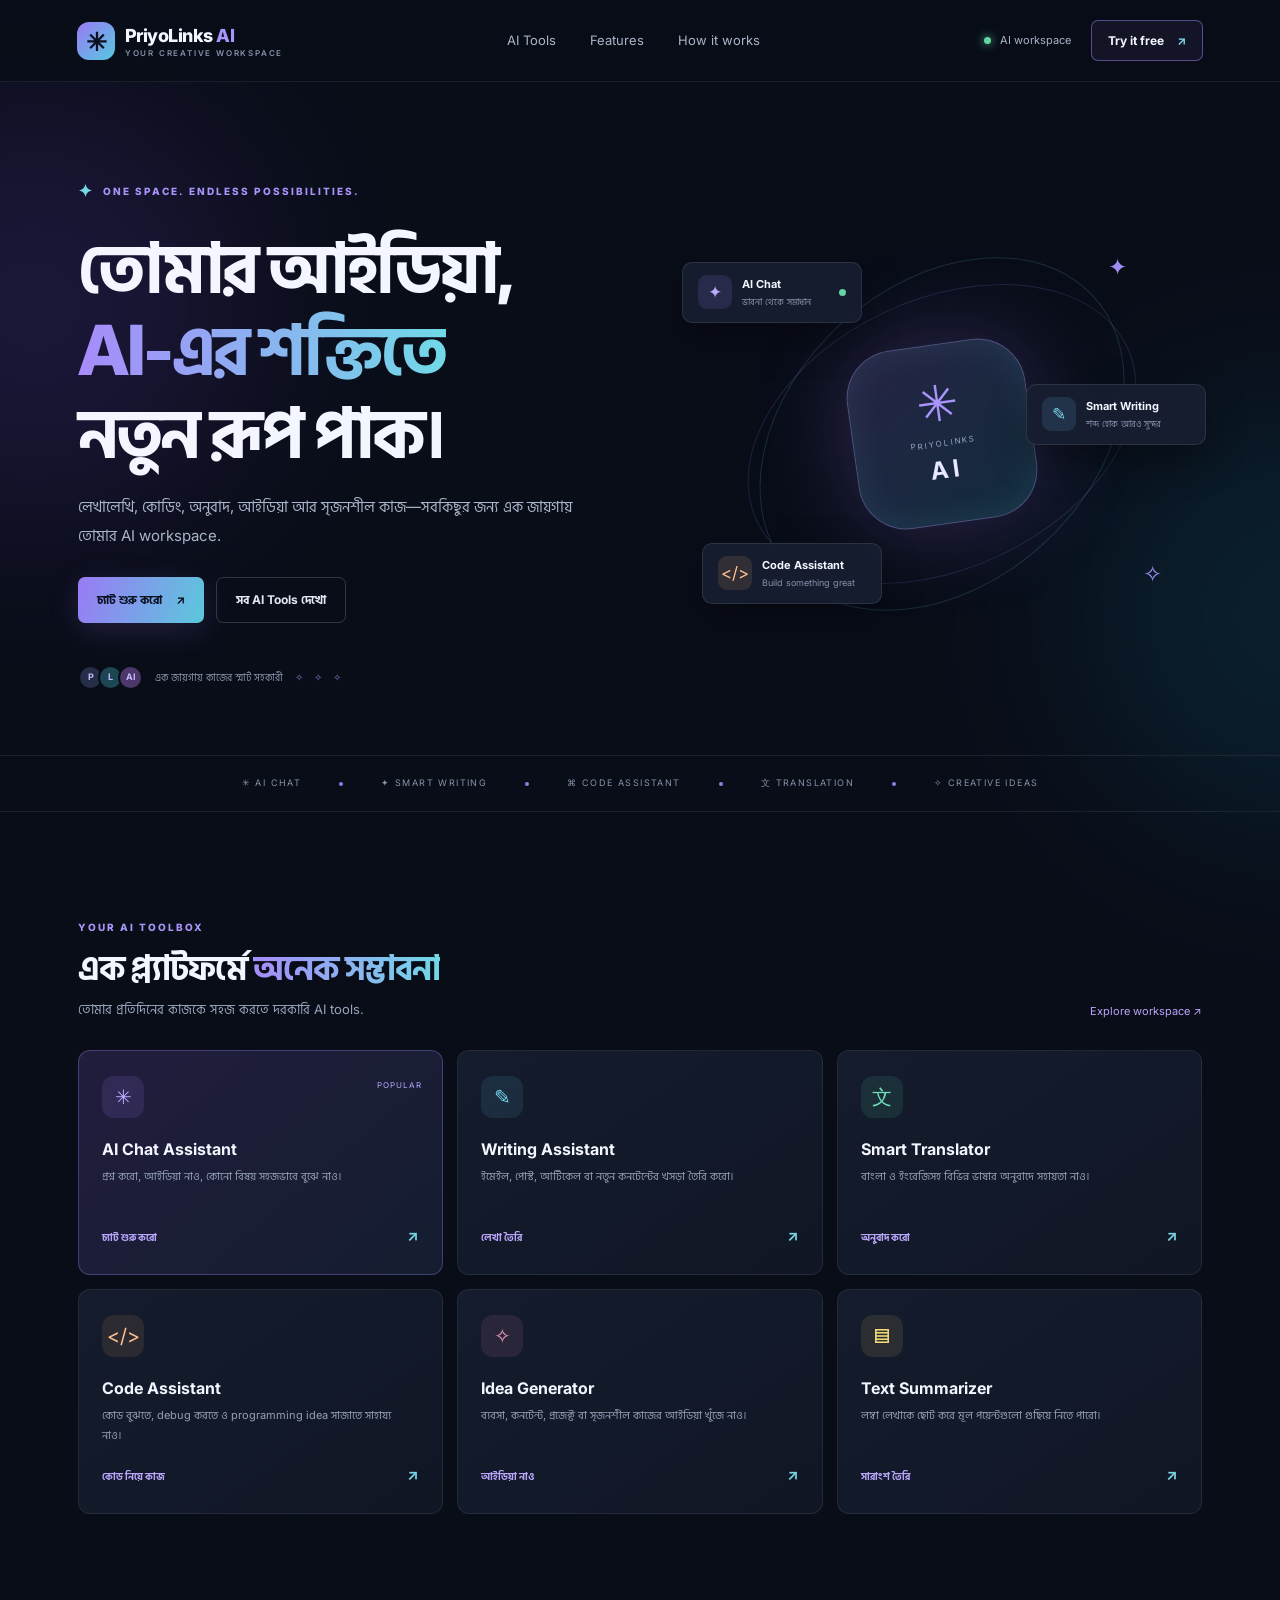
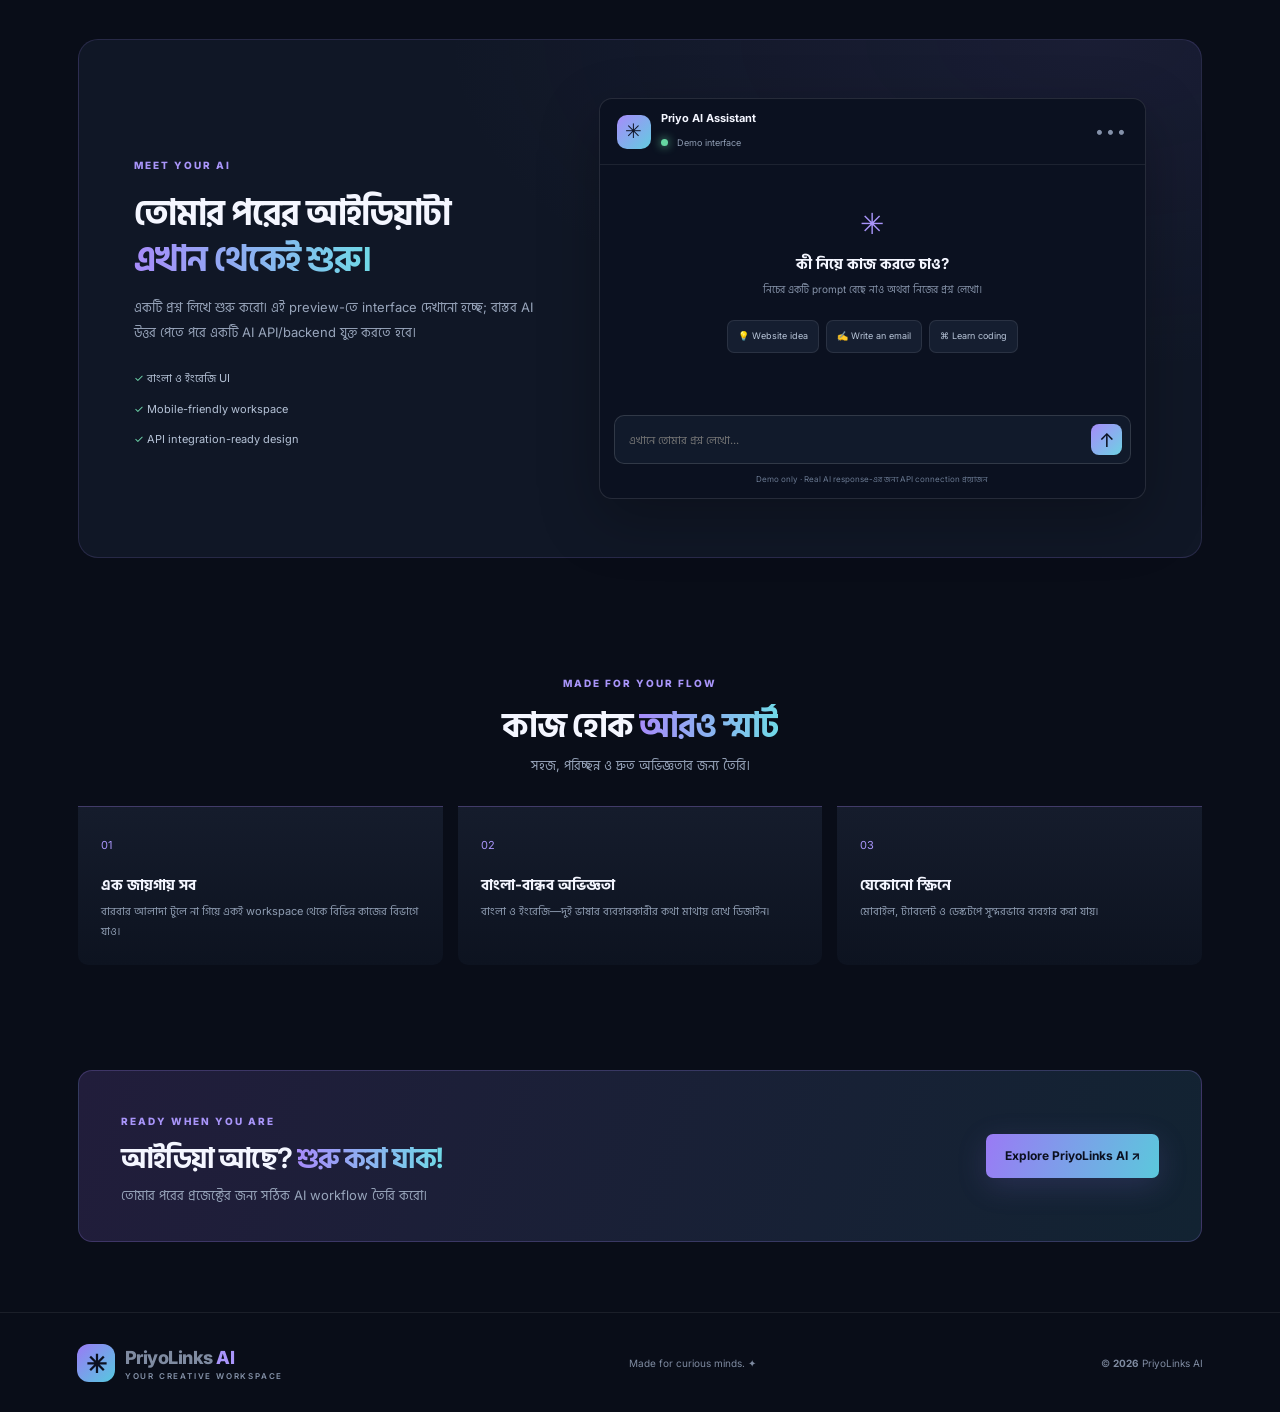
<file: index.html>
<!doctype html>
<html lang="bn">
<head>
<meta charset="utf-8"><meta name="viewport" content="width=device-width,initial-scale=1">
<meta name="theme-color" content="#090d18">
<meta name="description" content="PriyoLinks AI — chat, writing, coding and creative AI tools in one modern workspace.">
<title>PriyoLinks AI — Your creative AI workspace</title>
<link rel="preconnect" href="https://fonts.googleapis.com"><link rel="preconnect" href="https://fonts.gstatic.com" crossorigin>
<link href="https://fonts.googleapis.com/css2?family=Hind+Siliguri:wght@400;500;600;700&family=Inter:wght@400;500;600;700;800&display=swap" rel="stylesheet">
<link rel="stylesheet" href="styles.css">
</head>
<body>
<div class="ambient ambient-a"></div><div class="ambient ambient-b"></div>
<header class="topbar"><a class="brand" href="#home"><span class="brand-icon">✳</span><span>PriyoLinks<span class="brand-ai"> AI</span><small>YOUR CREATIVE WORKSPACE</small></span></a>
<nav id="nav"><a href="#tools">AI Tools</a><a href="#features">Features</a><a href="#how">How it works</a></nav>
<div class="top-actions"><span class="status"><i></i> AI workspace</span><a class="top-cta" href="#chat">Try it free <span>↗</span></a><button class="menu" id="menu" aria-label="Open menu">☰</button></div></header>
<main id="home">
<section class="hero"><div class="hero-copy"><div class="eyebrow"><span>✦</span> ONE SPACE. ENDLESS POSSIBILITIES.</div><h1>তোমার আইডিয়া,<br><span>AI-এর শক্তিতে</span><br>নতুন রূপ পাক।</h1><p>লেখালেখি, কোডিং, অনুবাদ, আইডিয়া আর সৃজনশীল কাজ—সবকিছুর জন্য এক জায়গায় তোমার AI workspace.</p><div class="hero-buttons"><a class="btn primary" href="#chat">চ্যাট শুরু করো <span>↗</span></a><a class="btn secondary" href="#tools">সব AI Tools দেখো</a></div><div class="trust"><div class="avatars"><b>P</b><b>L</b><b>AI</b></div><span>এক জায়গায় কাজের স্মার্ট সহকারী</span><span class="sparkle">✧ ✧ ✧</span></div></div>
<div class="hero-visual"><div class="orbit orbit-one"></div><div class="orbit orbit-two"></div><div class="core"><span>✳</span><small>PRIYOLINKS</small><b>AI</b></div><div class="float-card card-chat"><span class="mini-icon purple">✦</span><div><b>AI Chat</b><small>ভাবনা থেকে সমাধান</small></div><span class="live-dot"></span></div><div class="float-card card-write"><span class="mini-icon blue">✎</span><div><b>Smart Writing</b><small>শব্দ হোক আরও সুন্দর</small></div></div><div class="float-card card-code"><span class="mini-icon orange">&lt;/&gt;</span><div><b>Code Assistant</b><small>Build something great</small></div></div><div class="tiny-star star-a">✦</div><div class="tiny-star star-b">✧</div></div></section>
<div class="ticker"><span>✳ AI CHAT</span><i></i><span>✦ SMART WRITING</span><i></i><span>⌘ CODE ASSISTANT</span><i></i><span>文 TRANSLATION</span><i></i><span>✧ CREATIVE IDEAS</span></div>
<section class="section" id="tools"><div class="section-head"><div><span class="kicker">YOUR AI TOOLBOX</span><h2>এক প্ল্যাটফর্মে <em>অনেক সম্ভাবনা</em></h2><p>তোমার প্রতিদিনের কাজকে সহজ করতে দরকারি AI tools.</p></div><a class="text-link" href="#chat">Explore workspace ↗</a></div>
<div class="tool-grid">
<button class="tool-card featured" data-tool="chat"><span class="tool-icon violet">✳</span><span class="tool-tag">POPULAR</span><h3>AI Chat Assistant</h3><p>প্রশ্ন করো, আইডিয়া নাও, কোনো বিষয় সহজভাবে বুঝে নাও।</p><span class="tool-go">চ্যাট শুরু করো <b>↗</b></span></button>
<button class="tool-card" data-tool="write"><span class="tool-icon blue">✎</span><h3>Writing Assistant</h3><p>ইমেইল, পোস্ট, আর্টিকেল বা নতুন কনটেন্টের খসড়া তৈরি করো।</p><span class="tool-go">লেখা তৈরি <b>↗</b></span></button>
<button class="tool-card" data-tool="translate"><span class="tool-icon mint">文</span><h3>Smart Translator</h3><p>বাংলা ও ইংরেজিসহ বিভিন্ন ভাষার অনুবাদে সহায়তা নাও।</p><span class="tool-go">অনুবাদ করো <b>↗</b></span></button>
<button class="tool-card" data-tool="code"><span class="tool-icon orange">&lt;/&gt;</span><h3>Code Assistant</h3><p>কোড বুঝতে, debug করতে ও programming idea সাজাতে সাহায্য নাও।</p><span class="tool-go">কোড নিয়ে কাজ <b>↗</b></span></button>
<button class="tool-card" data-tool="ideas"><span class="tool-icon pink">✧</span><h3>Idea Generator</h3><p>ব্যবসা, কনটেন্ট, প্রজেক্ট বা সৃজনশীল কাজের আইডিয়া খুঁজে নাও।</p><span class="tool-go">আইডিয়া নাও <b>↗</b></span></button>
<button class="tool-card" data-tool="summarize"><span class="tool-icon yellow">▤</span><h3>Text Summarizer</h3><p>লম্বা লেখাকে ছোট করে মূল পয়েন্টগুলো গুছিয়ে নিতে পারো।</p><span class="tool-go">সারাংশ তৈরি <b>↗</b></span></button>
</div></section>
<section class="workspace" id="chat"><div class="workspace-info"><span class="kicker">MEET YOUR AI</span><h2>তোমার পরের আইডিয়াটা<br><em>এখান থেকেই শুরু।</em></h2><p>একটি প্রশ্ন লিখে শুরু করো। এই preview-তে interface দেখানো হচ্ছে; বাস্তব AI উত্তর পেতে পরে একটি AI API/backend যুক্ত করতে হবে।</p><div class="workspace-points"><span>✓ বাংলা ও ইংরেজি UI</span><span>✓ Mobile-friendly workspace</span><span>✓ API integration-ready design</span></div></div>
<div class="chat-window"><div class="chat-head"><div class="bot-avatar">✳</div><div><b>Priyo AI Assistant</b><small><i></i> Demo interface</small></div><span class="chat-menu">•••</span></div><div class="chat-body" id="chatBody"><div class="welcome"><span>✳</span><h3>কী নিয়ে কাজ করতে চাও?</h3><p>নিচের একটি prompt বেছে নাও অথবা নিজের প্রশ্ন লেখো।</p></div><div class="suggestions"><button data-prompt="আমার জন্য একটি creative website-এর আইডিয়া দাও।">💡 Website idea</button><button data-prompt="একটি professional email-এর খসড়া লিখে দাও।">✍️ Write an email</button><button data-prompt="HTML ও CSS শেখার beginner roadmap দাও।">⌘ Learn coding</button></div></div><form class="chat-input" id="chatForm"><textarea id="prompt" rows="1" placeholder="এখানে তোমার প্রশ্ন লেখো..." aria-label="Your message"></textarea><button type="submit" aria-label="Send message">↑</button></form><div class="chat-note">Demo only · Real AI response-এর জন্য API connection প্রয়োজন</div></div></section>
<section class="section feature-section" id="features"><div class="section-head centered"><div><span class="kicker">MADE FOR YOUR FLOW</span><h2>কাজ হোক <em>আরও স্মার্ট</em></h2><p>সহজ, পরিচ্ছন্ন ও দ্রুত অভিজ্ঞতার জন্য তৈরি।</p></div></div><div class="feature-grid"><article><span>01</span><h3>এক জায়গায় সব</h3><p>বারবার আলাদা টুলে না গিয়ে একই workspace থেকে বিভিন্ন কাজের বিভাগে যাও।</p></article><article><span>02</span><h3>বাংলা-বান্ধব অভিজ্ঞতা</h3><p>বাংলা ও ইংরেজি—দুই ভাষার ব্যবহারকারীর কথা মাথায় রেখে ডিজাইন।</p></article><article><span>03</span><h3>যেকোনো স্ক্রিনে</h3><p>মোবাইল, ট্যাবলেট ও ডেস্কটপে সুন্দরভাবে ব্যবহার করা যায়।</p></article></div></section>
<section class="bottom-cta" id="how"><div><span class="kicker">READY WHEN YOU ARE</span><h2>আইডিয়া আছে? <em>শুরু করা যাক!</em></h2><p>তোমার পরের প্রজেক্টের জন্য সঠিক AI workflow তৈরি করো।</p></div><a class="btn primary" href="#chat">Explore PriyoLinks AI ↗</a></section>
</main><footer><a class="brand" href="#home"><span class="brand-icon">✳</span><span>PriyoLinks<span class="brand-ai"> AI</span><small>YOUR CREATIVE WORKSPACE</small></span></a><p>Made for curious minds. ✦</p><span>© <b id="year"></b> PriyoLinks AI</span></footer>
<div class="modal" id="toolModal" aria-hidden="true"><div class="modal-panel"><button class="modal-close" id="closeModal" aria-label="Close">×</button><span class="kicker">PRIYOLINKS AI TOOL</span><h2 id="modalTitle">AI Tool</h2><p id="modalDesc">Choose a task to get started.</p><button class="btn primary modal-action" id="modalAction">Go to AI workspace ↗</button><small>এই টুলের real AI processing চালু করতে backend/API integration প্রয়োজন।</small></div></div>
<div class="toast" id="toast" role="status"></div><script src="app.js"></script></body></html>
</file>
<file: styles.css>
:root{--bg:#090d18;--panel:#111827;--panel2:#151e30;--text:#f4f6ff;--muted:#9ba7bd;--purple:#a78bfa;--cyan:#76d9e8;--line:#ffffff13;--font:'Inter','Hind Siliguri',sans-serif}*{box-sizing:border-box}html{scroll-behavior:smooth;scroll-padding-top:90px}body{margin:0;background:var(--bg);color:var(--text);font-family:var(--font);line-height:1.65;overflow-x:hidden}a{color:inherit;text-decoration:none}button,textarea{font:inherit}.ambient{position:absolute;pointer-events:none;filter:blur(90px);opacity:.16;border-radius:50%;z-index:-1}.ambient-a{width:430px;height:430px;background:#7549d9;top:90px;left:-180px}.ambient-b{width:430px;height:430px;background:#157c9b;top:400px;right:-230px}.topbar{height:82px;padding:0 max(6vw,24px);display:flex;align-items:center;justify-content:space-between;border-bottom:1px solid var(--line);background:#090d18d9;backdrop-filter:blur(16px);position:sticky;top:0;z-index:20}.brand{display:flex;align-items:center;gap:10px;font-size:18px;font-weight:800;letter-spacing:-.5px}.brand-icon{display:grid;place-items:center;width:38px;height:38px;border-radius:12px;background:linear-gradient(135deg,#9a7af5,#55c9df);color:#0b1020;font-size:25px}.brand-ai{color:#a995fa}.brand small{display:block;font-size:8px;letter-spacing:1.8px;color:#8592a9;font-weight:600;margin-top:-3px}.topbar nav{display:flex;gap:34px;color:#aab4c7;font-size:13px}.topbar nav a:hover,.text-link:hover{color:var(--cyan)}.top-actions{display:flex;align-items:center;gap:20px}.status{font-size:11px;color:#aab4c7}.status i,.chat-head small i{display:inline-block;width:7px;height:7px;background:#65d6a1;border-radius:50%;margin-right:6px;box-shadow:0 0 10px #65d6a1}.top-cta{font-size:12px;font-weight:700;padding:10px 16px;border:1px solid #a78bfa77;border-radius:7px;background:#a78bfa12}.top-cta span{margin-left:10px;color:var(--cyan)}.menu{display:none;background:none;border:1px solid var(--line);color:white;padding:6px 10px;border-radius:6px}.hero{max-width:1180px;margin:auto;min-height:620px;padding:95px 28px 65px;display:grid;grid-template-columns:1.05fr .95fr;align-items:center;gap:30px}.eyebrow,.kicker{font-size:10px;font-weight:800;letter-spacing:2px;color:#a995fa}.eyebrow{display:flex;align-items:center;gap:9px}.eyebrow span{font-size:17px;color:var(--cyan)}h1{font-size:clamp(45px,5.4vw,70px);line-height:1.19;letter-spacing:-2.5px;margin:22px 0 18px;font-weight:800}h1 span,.section-head h2 em,.workspace-info h2 em,.bottom-cta h2 em{font-style:normal;background:linear-gradient(90deg,#a78bfa,#70d9e7);background-clip:text;color:transparent}.hero-copy>p{font-size:15px;line-height:1.95;color:#aab5c9;max-width:520px}.hero-buttons{display:flex;gap:12px;margin-top:27px;flex-wrap:wrap}.btn{display:inline-flex;align-items:center;gap:14px;padding:12px 19px;border-radius:7px;font-size:12px;font-weight:700}.primary{background:linear-gradient(110deg,#9a7af5,#5bc8dc);color:#0b1020;box-shadow:0 8px 30px #8e76ec2b}.primary:hover{filter:brightness(1.1);transform:translateY(-2px)}.secondary{border:1px solid #ffffff2b;color:#e1e7f4}.trust{display:flex;align-items:center;gap:12px;margin-top:42px;color:#8794aa;font-size:10px}.avatars{display:flex;padding-left:5px}.avatars b{margin-left:-5px;width:25px;height:25px;border-radius:50%;display:grid;place-items:center;background:#242e46;border:2px solid var(--bg);font-size:9px;color:#c7b8ff}.avatars b:nth-child(2){background:#1d4654}.avatars b:nth-child(3){background:#4b376a}.sparkle{color:#8d7bd0;letter-spacing:4px}.hero-visual{height:440px;position:relative;display:grid;place-items:center}.orbit{position:absolute;border:1px solid #9b8bfa29;border-radius:50%;transform:rotate(-25deg)}.orbit-one{width:410px;height:270px}.orbit-two{width:300px;height:410px;transform:rotate(48deg);border-color:#68cfe52b}.core{width:180px;height:180px;border-radius:48px;display:flex;flex-direction:column;align-items:center;justify-content:center;background:linear-gradient(145deg,#252443,#122b3d);border:1px solid #b8a6ff55;box-shadow:0 0 90px #9276f044,inset 0 0 35px #75d5e51c;transform:rotate(-8deg)}.core span{font-size:50px;color:#a995fa;line-height:1}.core small{font-size:8px;letter-spacing:2px;color:#91a4c1;margin-top:9px}.core b{font-size:24px;letter-spacing:5px;color:#e7e7ff}.float-card{position:absolute;display:flex;align-items:center;gap:10px;padding:12px 15px;background:#171e30eF;border:1px solid #ffffff19;box-shadow:0 15px 40px #0005;border-radius:10px;min-width:180px;backdrop-filter:blur(12px)}.float-card b{display:block;font-size:11px}.float-card small{display:block;font-size:9px;color:#8491aa;margin-top:2px}.mini-icon{width:34px;height:34px;display:grid;place-items:center;border-radius:9px;font-size:17px}.purple{background:#a78bfa20;color:#bba8ff}.blue{background:#6dbbe923;color:#7ed5ee}.orange{background:#f3a76b20;color:#ffc18e}.card-chat{top:48px;left:0}.card-write{top:170px;right:-4px}.card-code{bottom:50px;left:20px}.live-dot{width:7px;height:7px;background:#63d5a2;border-radius:50%;margin-left:auto}.tiny-star{position:absolute;color:#9f8df5;font-size:23px}.star-a{top:35px;right:75px}.star-b{bottom:60px;right:40px}.ticker{height:57px;border-block:1px solid var(--line);display:flex;align-items:center;justify-content:center;gap:38px;color:#8793a9;font-size:9px;letter-spacing:1.4px}.ticker i{height:4px;width:4px;border-radius:50%;background:#927be5}.section{max-width:1180px;margin:auto;padding:100px 28px 15px}.section-head{display:flex;align-items:end;justify-content:space-between;margin-bottom:30px}.section-head h2,.workspace-info h2,.bottom-cta h2{font-size:34px;line-height:1.3;letter-spacing:-1px;margin:8px 0}.section-head p,.workspace-info>p,.bottom-cta p{font-size:13px;color:#98a5bb;margin:0}.text-link{font-size:11px;color:#b6a5fa}.tool-grid{display:grid;grid-template-columns:repeat(3,1fr);gap:14px}.tool-card{text-align:left;position:relative;min-height:225px;padding:23px;border-radius:12px;border:1px solid var(--line);background:linear-gradient(145deg,#141c2d,#101624);color:var(--text);cursor:pointer;transition:.22s}.tool-card:hover{transform:translateY(-5px);border-color:#a78bfa88;box-shadow:0 18px 40px #0003}.tool-card.featured{background:linear-gradient(140deg,#211d3d,#141d30);border-color:#9d83ee55}.tool-icon{width:42px;height:42px;border-radius:12px;display:grid;place-items:center;font-size:20px}.violet{background:#a78bfa20;color:#bca9ff}.tool-icon.blue{background:#62c4e51b;color:#75d7ef}.mint{background:#5bd3ad1b;color:#70e0b9}.tool-icon.orange{background:#f4a76c1b;color:#ffc18e}.pink{background:#ec83b51b;color:#f49ac3}.yellow{background:#e8cb711b;color:#f1d879}.tool-tag{position:absolute;right:20px;top:28px;color:#b9a7ff;font-size:8px;letter-spacing:1px}.tool-card h3{font-size:16px;margin:18px 0 5px}.tool-card p{font-size:11px;line-height:1.8;color:#93a0b5;max-width:290px;min-height:40px;margin:0}.tool-go{display:flex;justify-content:space-between;align-items:center;margin-top:17px;font-size:10px;color:#b7a5fa;font-weight:700}.tool-go b{font-size:15px;color:#78d4e4}.workspace{max-width:1124px;margin:110px auto 20px;padding:58px 55px;display:grid;grid-template-columns:.85fr 1.15fr;gap:60px;align-items:center;border:1px solid #a78bfa26;border-radius:20px;background:radial-gradient(ellipse at 90% 0%,#53428a24,transparent 45%),#101726}.workspace-info h2{font-size:35px;margin:14px 0}.workspace-info>p{line-height:1.9}.workspace-points{display:grid;gap:12px;margin-top:25px;font-size:11px;color:#b5c2d6}.workspace-points span::first-letter{color:#70d9ae}.chat-window{border:1px solid #ffffff1c;border-radius:13px;background:#0b1120;overflow:hidden;box-shadow:0 20px 60px #0004}.chat-head{height:66px;border-bottom:1px solid var(--line);display:flex;align-items:center;gap:10px;padding:0 17px}.bot-avatar{width:34px;height:34px;display:grid;place-items:center;border-radius:10px;background:linear-gradient(135deg,#a78bfa,#62cce0);color:#101426;font-size:20px}.chat-head b{font-size:11px;display:block}.chat-head small{font-size:9px;color:#8f9db3}.chat-menu{margin-left:auto;color:#8491a9;letter-spacing:2px}.chat-body{min-height:250px;padding:23px 18px}.welcome{text-align:center;padding-top:12px}.welcome>span{font-size:29px;color:#a995fa}.welcome h3{font-size:15px;margin:4px}.welcome p{font-size:10px;color:#8794aa;margin:4px}.suggestions{display:flex;gap:7px;flex-wrap:wrap;justify-content:center;margin-top:23px}.suggestions button{background:#151e30;border:1px solid #ffffff17;color:#b9c6d9;padding:8px 10px;border-radius:7px;font-size:9px;cursor:pointer}.suggestions button:hover{border-color:#a78bfa88}.chat-message{max-width:90%;padding:10px 13px;border-radius:10px;margin:9px 0;font-size:11px;line-height:1.8;white-space:pre-wrap}.chat-message.user{margin-left:auto;background:#37305a;color:#eee9ff}.chat-message.assistant{background:#172235;color:#c3cee0}.chat-input{margin:0 14px 9px;padding:8px;display:flex;align-items:end;gap:9px;border:1px solid #ffffff22;border-radius:10px;background:#111a2b}.chat-input textarea{resize:none;outline:0;border:0;background:transparent;color:white;flex:1;font-size:11px;max-height:90px;padding:6px}.chat-input button{width:31px;height:31px;border:0;border-radius:8px;background:linear-gradient(135deg,#a78bfa,#6dd2e3);font-size:19px;color:#0b1020;cursor:pointer}.chat-note{text-align:center;color:#697890;font-size:8px;padding:0 10px 12px}.centered{justify-content:center;text-align:center}.feature-section{padding-top:90px}.feature-grid{display:grid;grid-template-columns:repeat(3,1fr);gap:15px}.feature-grid article{padding:23px;border-top:1px solid #a78bfa55;background:linear-gradient(180deg,#151c2c,#0d1320);border-radius:0 0 10px 10px}.feature-grid article>span{font-size:11px;color:#a995fa}.feature-grid h3{font-size:15px;margin:16px 0 5px}.feature-grid p{font-size:11px;color:#8f9db2;line-height:1.8;margin:0}.bottom-cta{max-width:1124px;margin:90px auto 70px;padding:35px 42px;border-radius:14px;border:1px solid #9e88f43b;background:linear-gradient(110deg,#211d3b,#122332);display:flex;justify-content:space-between;align-items:center;gap:20px}.bottom-cta h2{font-size:28px}footer{min-height:100px;border-top:1px solid var(--line);padding:25px max(6vw,24px);display:flex;align-items:center;justify-content:space-between;color:#7f8ba1;font-size:10px}footer p{margin:0}.modal{position:fixed;inset:0;z-index:50;background:#030611c9;display:none;place-items:center;padding:20px;backdrop-filter:blur(8px)}.modal.open{display:grid}.modal-panel{width:min(440px,100%);padding:35px;border:1px solid #a78bfa55;border-radius:15px;background:#141c2e;position:relative}.modal-close{position:absolute;right:15px;top:10px;background:none;border:0;color:#c7d0df;font-size:25px;cursor:pointer}.modal-panel h2{font-size:25px;margin:8px 0}.modal-panel p{font-size:12px;color:#9aa8bd;line-height:1.8}.modal-action{margin:12px 0}.modal-panel>small{display:block;color:#75839a;font-size:9px;line-height:1.7}.toast{position:fixed;bottom:22px;left:50%;transform:translate(-50%,20px);opacity:0;background:#27304a;color:white;padding:10px 16px;border-radius:7px;font-size:11px;transition:.2s;z-index:60}.toast.show{opacity:1;transform:translate(-50%,0)}@media(max-width:850px){.hero{grid-template-columns:1fr;padding-top:75px}.hero-visual{height:370px;max-width:550px;width:100%;margin:auto}.workspace{margin:80px 20px;padding:38px 28px;gap:30px}.topbar nav{gap:17px}.status{display:none}}@media(max-width:620px){.topbar{height:70px;padding:0 17px}.topbar nav{display:none;position:absolute;top:69px;left:0;right:0;background:#101827;padding:20px;flex-direction:column;gap:15px}.topbar nav.open{display:flex}.top-actions{gap:9px}.menu{display:block}.top-cta{font-size:10px;padding:8px 10px}.brand{font-size:16px}.brand-icon{width:34px;height:34px}.hero{padding:65px 22px 30px;gap:0}.hero h1{font-size:47px}.hero-copy>p{font-size:13px}.hero-visual{height:330px;transform:scale(.9);margin-top:5px}.orbit-one{width:340px;height:230px}.orbit-two{height:330px}.core{width:145px;height:145px}.float-card{min-width:155px;padding:9px}.card-chat{left:-3px}.card-write{right:-4px}.card-code{left:0}.ticker{gap:13px;font-size:7px;overflow:hidden;white-space:nowrap}.ticker span:nth-of-type(n+4){display:none}.section{padding:75px 19px 5px}.section-head{align-items:flex-start;gap:15px;flex-direction:column}.section-head h2,.workspace-info h2{font-size:28px}.tool-grid{grid-template-columns:1fr 1fr;gap:9px}.tool-card{padding:15px;min-height:220px}.tool-card h3{font-size:13px}.tool-card p{font-size:10px}.tool-tag{right:12px;top:22px;font-size:7px}.tool-icon{width:36px;height:36px}.tool-go{font-size:9px}.workspace{margin:75px 12px 10px;padding:28px 16px;grid-template-columns:1fr;gap:25px}.workspace-info h2{font-size:30px}.chat-body{min-height:235px;padding:16px 10px}.suggestions{gap:5px}.suggestions button{font-size:8px}.feature-grid{grid-template-columns:1fr;gap:10px}.bottom-cta{margin:70px 14px 50px;padding:25px 20px;align-items:flex-start;flex-direction:column}.bottom-cta h2{font-size:25px}footer{padding:22px 18px;gap:12px;flex-wrap:wrap}footer p{order:3;width:100%}}@media(prefers-reduced-motion:reduce){*,*:before,*:after{scroll-behavior:auto;transition:none!important}}
</file>
